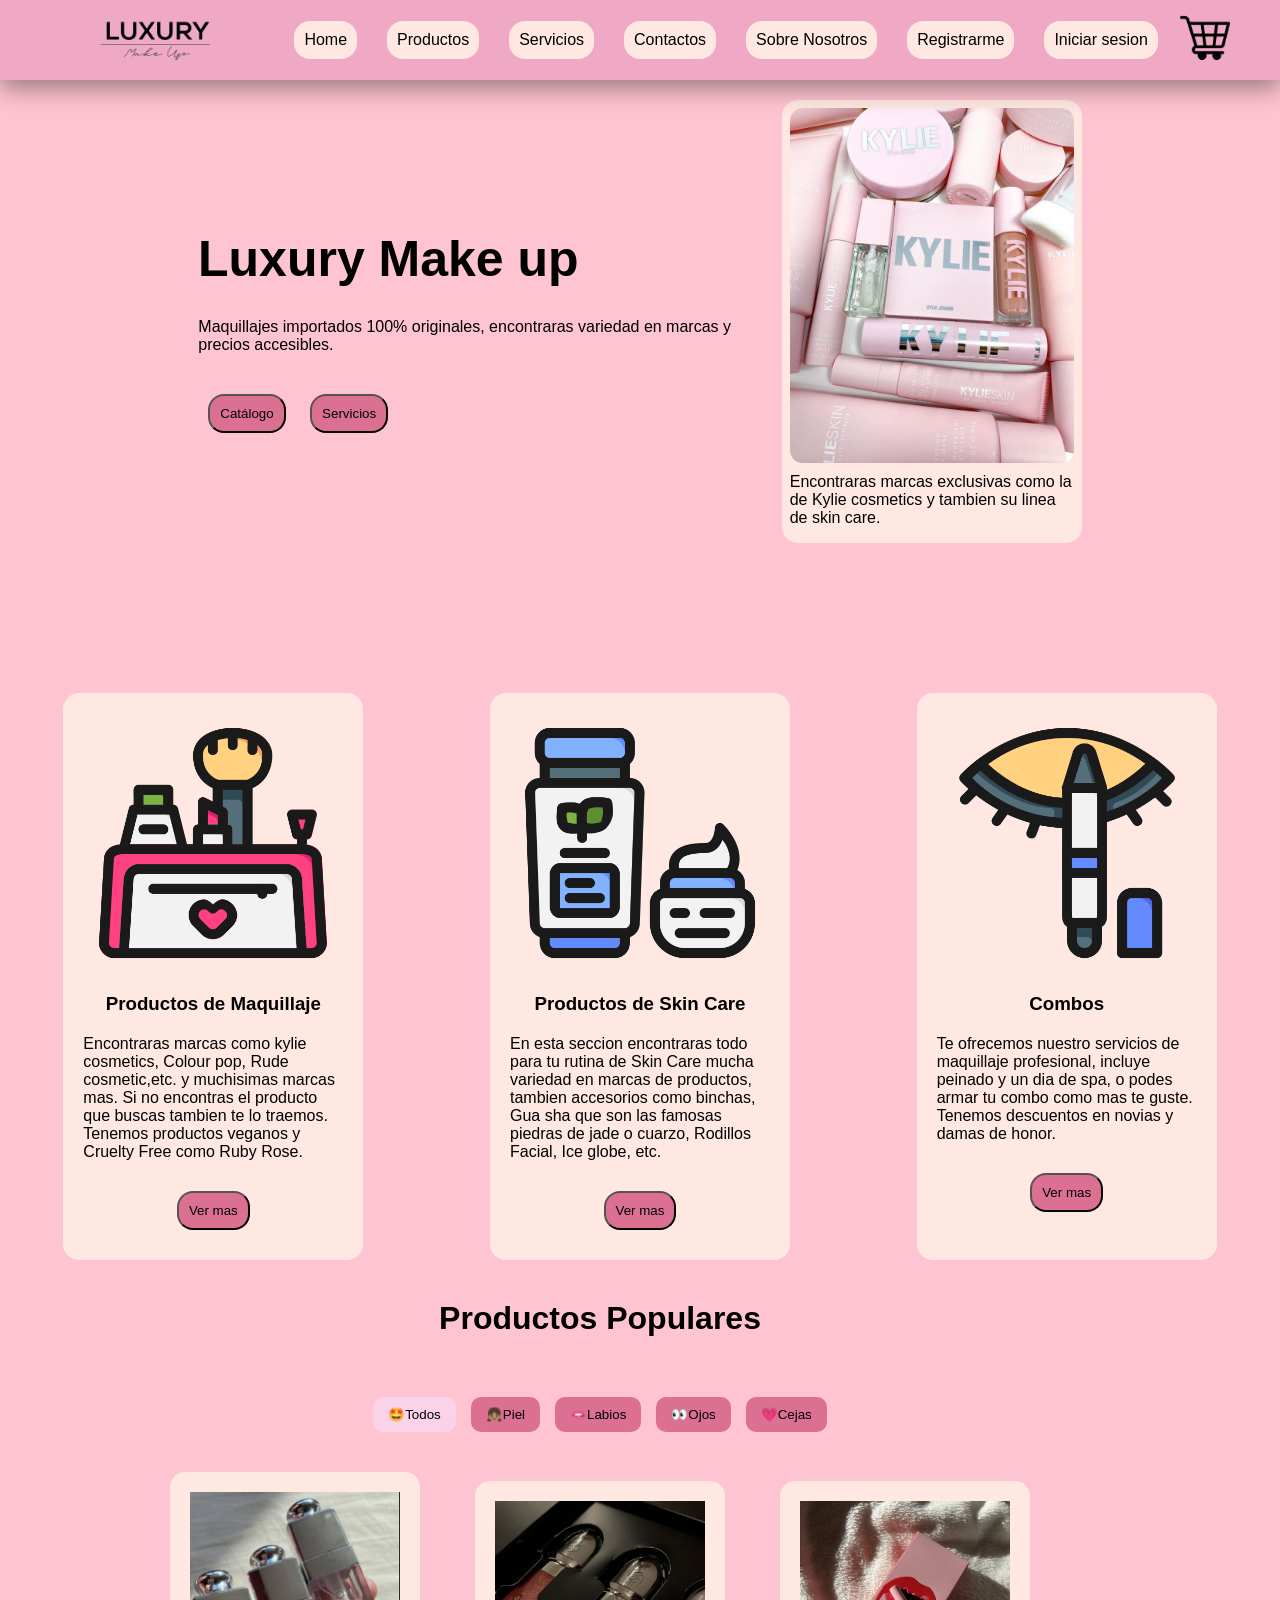
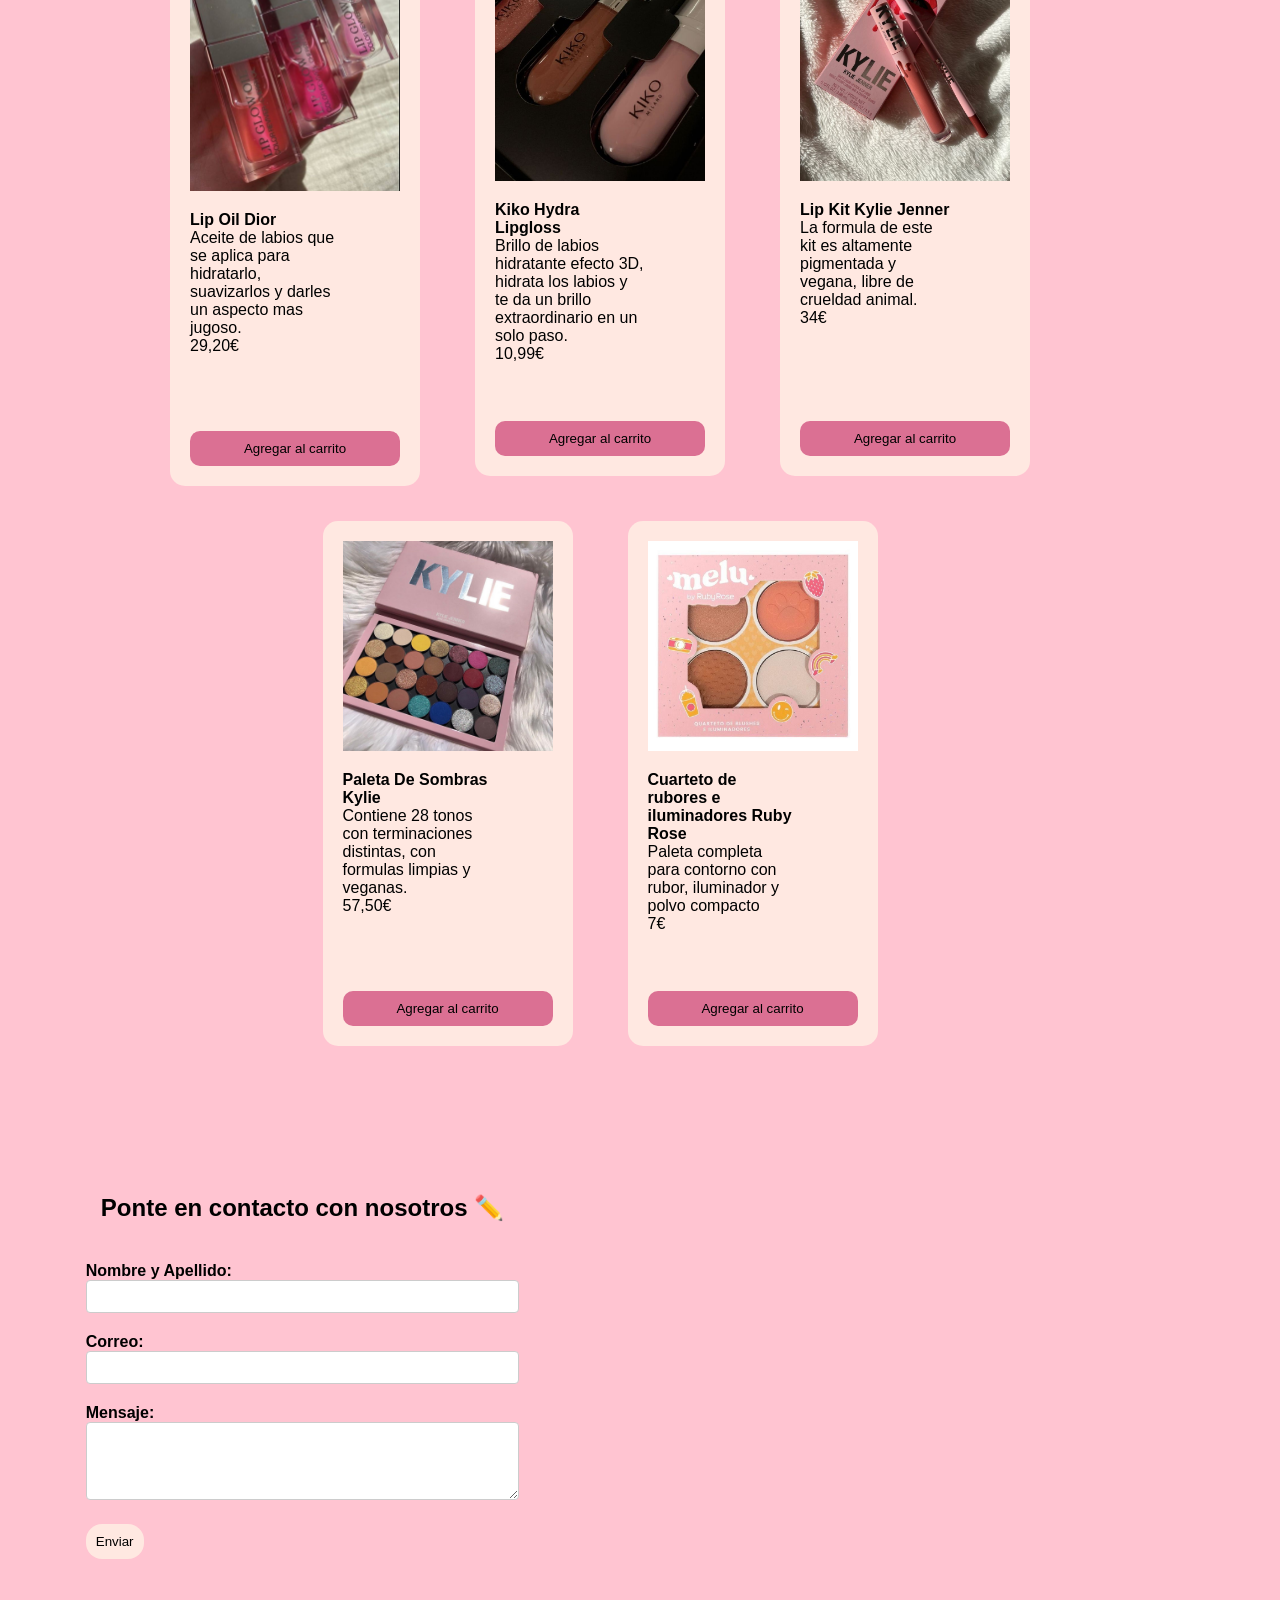
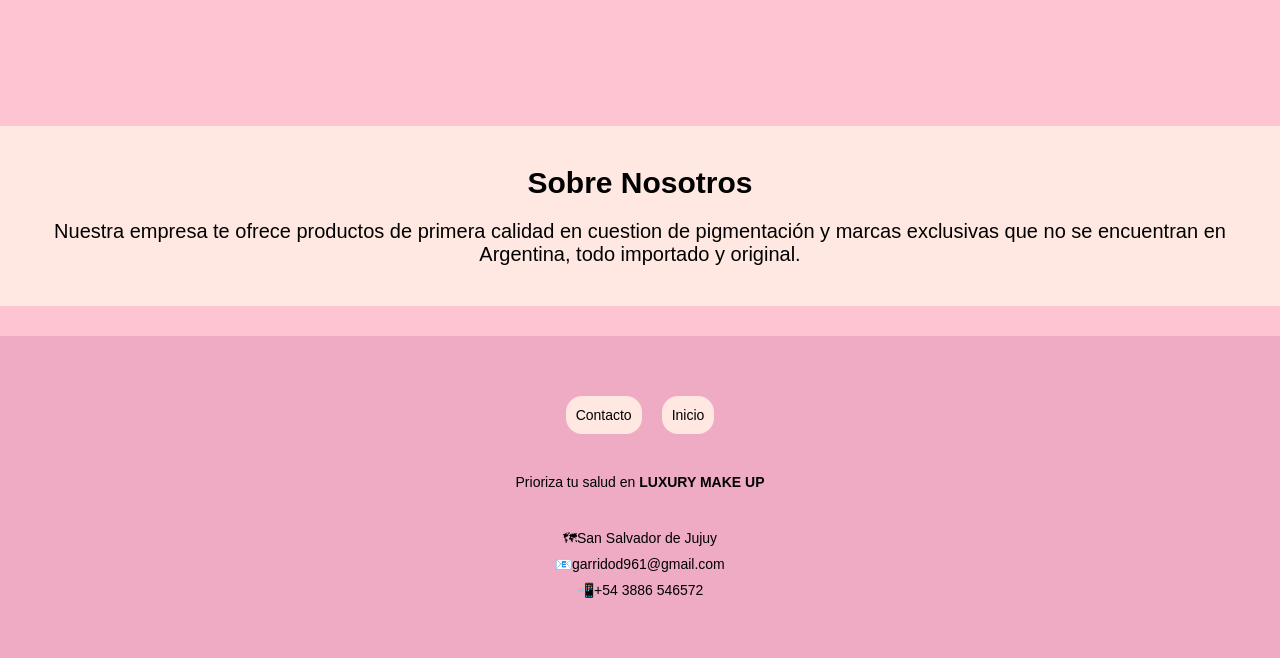
<file: index.html>
<!DOCTYPE html>
<html lang="en">
<head>
    <meta charset="UTF-8">
    <meta http-equiv="X-UA-Compatible" content="IE=edge">
    <meta name="viewport" content="width=device-width, initial-scale=1.0">
    <link rel="stylesheet" href="https://cdnjs.cloudflare.com/ajax/libs/font-awesome/6.4.0/css/all.min.css">
    <link rel="stylesheet" href="https://cdnjs.cloudflare.com/ajax/libs/animate.css/4.1.1/animate.min.css"/>
    <link rel="stylesheet" href="./style/style.css">
    <link rel="icon" href="./img/L.png" type="logo">

    <title>Luxury Make Up</title>
</head>
<body>
    <header class="header">
            
        <nav class="navbar">
            
            <img class="logo" src="./img/logo_garrido.png" alt="logo">
            
            <label for="toggle-menu" class="menu-label"><i class="fa-solid fa-bars"></i></label>
            <input type="checkbox" id="toggle-menu">
        
        <ul class="listas">
            <li class="hover"> <a href="#inicio">Home</a> </li>
            <li class="hover"> <a href="#products">Productos</a> </li>
            <li class="hover"> <a href="#description">Servicios</a> </li>
            <li class="hover"> <a href="#contact">Contactos</a> </li>
            <li class="hover"><a href="#About-us">Sobre Nosotros</a> </li>
            <li class="hover"><a href="./registro.html">Registrarme</a> </li>
            <li class="hover"><a href="./login.html">Iniciar sesion</a> </li>
        </ul>
        

            <label for="cart-toggle" class="cart-label">
            <img class="carrito-img carrito-contenedor" src="./img/carretilla (1).png" alt="Carro">
            </label>
            <input type="checkbox" id="cart-toggle">
        

        <div class="cart" id="cart">

            <h2>Tus Productos</h2>
            <div class="cart-item">
                <img src="./img/💕Dior Lip Oil💋.jpg" alt="imagen del carro">
                <div class="cart-info">
                    <h3 class="item-tittle">Lip Oil Dior</h3>
                    <p class="item-bid">Aceite de Labios</p>
                    <span class="item-price">29,20€</span>
                </div>
                <div class="item-handler">
                    <span class="Quantity-handler down">-</span>
                    <span class="item-quantity">1</span>
                    <span class="Quantity-handler up">+</span>
                </div>
            </div>

        <div class="cart-item">
            <img src="./img/descarga (1).jpg" alt="imagen del carro">
            <div class="cart-info">
                <h3 class="item-tittle">Kiko Lipgloss</h3>
                <p class="item-bid">Brillos de labios</p>
                <span class="item-price">10,99€</span>
            </div>
         <div class="item-handler">
            <span class="Quantity-handler down">-</span>
            <span class="item-quantity">1</span>
            <span class="Quantity-handler up">+</span>
         </div>
        </div>

        <div class="cart-item">
            <img src="./img/descarga (2).jpg" alt="imagen del carro">
            <div class="cart-info">
                <h3 class="item-tittle">Lip Kit kylie</h3>
                <p class="item-bid">Kit de labios mate</p>
                <span class="item-price">34€</span>
            </div>
         <div class="item-handler">
            <span class="Quantity-handler down">-</span>
            <span class="item-quantity">1</span>
            <span class="Quantity-handler up">+</span>
         </div>
        </div>

        <div class="cart-item">
            <img src="./img/descarga (3).jpg" alt="imagen del carro">
            <div class="cart-info">
                <h3 class="item-tittle">Paleta Kylie</h3>
                <p class="item-bid">Paleta de sombras</p>
                <span class="item-price">57,50€</span>
            </div>
         <div class="item-handler">
            <span class="Quantity-handler down">-</span>
            <span class="item-quantity">1</span>
            <span class="Quantity-handler up">+</span>
         </div>
        </div>

        <div class="cart-item">
            <img src="./img/Quarteto de Blush e Iluminador Melu by Ruby Rose ref_RR7532.jpg" alt="imagen del carro">
            <div class="cart-info">
                <h3 class="item-tittle">Quarteto Ruby Rose</h3>
                <p class="item-bid">Iluminador, blush, contorno y polvo</p>
                <span class="item-price">7€</span>
            </div>
         <div class="item-handler">
            <span class="Quantity-handler down">-</span>
            <span class="item-quantity">1</span>
            <span class="Quantity-handler up">+</span>
         </div>
        </div>

       <span class="divider"></span>
       <div class="cart-total">
        <p>Total</p>
        <span>138,69€</span>
       </div>
       <button class="btn-add">Comprar</button>
         

        </div>
        </nav>
    </header>



    <main>
        <div class="container" id="inicio">
            
            
            <div class="texto_portada">
                <h1 class="animate__animated animate__bounce">Luxury Make up</h1>
                <p>Maquillajes importados 100% originales, encontraras variedad en marcas y precios accesibles.</p>
                <div class="boton">
                    <button>Catálogo</button>
                    <button>Servicios</button>
                </div>
            </div>


            <div class="card">
                <img src="./img/WhatsApp Image 2023-05-02 at 18.54.03.jpeg" alt="kylie" class="card__img">
                <div class="card__info">
                    <div class="user__text">
                        <p>Encontraras marcas exclusivas como la de Kylie cosmetics y tambien su linea de skin care.</p>
                    </div>
            </div>

        </div>
    </main>
    <section id="description">
        <div class="description">
            <div class="detalles">
                <img src="./img/cosmetics_beauty_lipstick_pouch_makeup_icon_186818.png" alt="icono" class="cosmetics__img">
                <h3>Productos de Maquillaje</h3>
                <p>Encontraras marcas como kylie cosmetics, Colour pop, Rude cosmetic,etc. y muchisimas marcas mas. Si no encontras el producto que buscas tambien te lo traemos. Tenemos productos veganos y Cruelty Free como Ruby Rose.</p>
                <div class="boton">
                    <button>Ver mas</button>
                </div>
            </div>
            <div class="detalles">
                <img src="./img/skincare.png" alt="skincare" class="cosmetics__img">
                <h3>Productos de Skin Care</h3>
                <p>En esta seccion encontraras todo para tu rutina de Skin Care mucha variedad en marcas de productos, tambien accesorios como binchas, Gua sha que son las famosas piedras de jade o cuarzo, Rodillos Facial, Ice globe, etc.</p>
                <div class="boton">
                    <button>Ver mas</button>
                </div>
            </div>
            <div class="detalles">
                <img src="./img/eye_pencil_eyeliner_cosmetic_beauty_makeup_icon_186814.png" alt="servicios" class="cosmetics__img">
                <h3>Combos</h3>
                <p>Te ofrecemos nuestro servicios de maquillaje profesional, incluye peinado y un dia de spa, o podes armar tu combo como mas te guste. Tenemos descuentos en novias y damas de honor.</p>
                <div class="boton">
                    <button>Ver mas</button>
                </div>
            </div>
        </div>
        <section id="products">
            <h2>Productos Populares</h2>
            <div class="categorias">
                <button class="category active">🤩Todos</button>
                <button class="category">👧🏽Piel</button>
                <button class="category">🫦Labios</button>
                <button class="category">👀Ojos</button>
                <button class="category">💗Cejas</button>
            </div>
            <div class="products-container">
            <div class="product">
                <img src="./img/💕Dior Lip Oil💋.jpg" alt="">
                <div class="product-info">
                    <div class="product-top">
                        <h3>Lip Oil Dior</h3>
                        <p>Aceite de labios que se aplica para hidratarlo, suavizarlos y darles un aspecto mas jugoso.</p>
                        <p><span>29,20€</span></p>
                    </div>
                    <button class="btn-add">Agregar al carrito</button>
                </div>
            </div>

            <div class="product">
                <img src="./img/descarga (1).jpg" alt="">
                <div class="product-info">
                    <div class="product-top">
                        <h3>Kiko Hydra Lipgloss</h3>
                        <p>Brillo de labios hidratante efecto 3D, hidrata los labios y te da un brillo extraordinario en un solo paso.</p>
                        <p><span>10,99€</span></p>
                    </div>
                    <button class="btn-add">Agregar al carrito</button>
                </div>
            </div>

            <div class="product">
                <img src="./img/descarga (2).jpg" alt="">
                <div class="product-info">
                    <div class="product-top">
                        <h3>Lip Kit Kylie Jenner</h3>
                        <p>La formula de este kit es altamente pigmentada y vegana, libre de crueldad animal.</p>
                        <p><span>34€</span></p>
                    </div>
                    <button class="btn-add">Agregar al carrito</button>
                </div>
            </div>

            <div class="product">
                <img src="./img/descarga (3).jpg" alt="">
                <div class="product-info">
                    <div class="product-top">
                        <h3>Paleta De Sombras Kylie</h3>
                        <p>Contiene 28 tonos con terminaciones distintas, con formulas limpias y veganas.</p>
                        <p><span>57,50€</span></p>
                    </div>
                    <button class="btn-add">Agregar al carrito</button>
                </div>
            </div>

            <div class="product">
                <img src="./img/Quarteto de Blush e Iluminador Melu by Ruby Rose ref_RR7532.jpg" alt="">
                <div class="product-info">
                    <div class="product-top">
                        <h3>Cuarteto de rubores e iluminadores Ruby Rose</h3>
                        <p>Paleta completa para contorno con rubor, iluminador y polvo compacto</p>
                        <p><span>7€</span></p>
                    </div>
                    <button class="btn-add">Agregar al carrito</button>
                </div>
            </div>
            
        </div>
        </section>

    </section>
    <section id="contact">
        <div class="contenedor_map_contact">

            <div class="contact" >
                <h2 class="animate__animated animate__backInLeft">
                    Ponte en contacto con nosotros ✏️
                </h2>

                <!-- formulario -->
                <form>
                    <div class="form-group">
                      <label for="nombre">Nombre y Apellido:</label>
                      <input type="text" id="nombre" name="nombre" required>
                    </div>
                    
                    <div class="form-group">
                      <label for="correo">Correo:</label>
                      <input type="email" id="correo" name="correo" required>
                    </div>
                    <div class="form-group">
                      <label for="mensaje">Mensaje:</label>
                      <textarea id="mensaje" name="mensaje" rows="4" cols="50" required></textarea>
                    </div>
                    <div class="form-group">
                      <input class="hover" type="submit" value="Enviar">
                    </div>
                  </form>

            </div>
            <div class="map">
                <iframe src="https://www.google.com/maps/embed?pb=!1m18!1m12!1m3!1d3639.513597661691!2d-65.30567942368724!3d-24.18878558494398!2m3!1f0!2f0!3f0!3m2!1i1024!2i768!4f13.1!3m3!1m2!1s0x941b0f441ab962af%3A0xa758bfd511f1fac9!2sMonoblock%20H!5e0!3m2!1ses!2sar!4v1684085386423!5m2!1ses!2sar" width="600" height="450" style="border:0;" allowfullscreen="" loading="lazy" referrerpolicy="no-referrer-when-downgrade"></iframe>
            </div>

        </div>

        <section id="About-us">
            <div class="About-us" >
                <h2>Sobre Nosotros</h2>
            <p>Nuestra empresa te ofrece productos de primera calidad en cuestion de pigmentación y marcas exclusivas que no se encuentran en Argentina, todo importado y original.</p>
        </div>
        </section>
            
    </section>
    <footer>
        <div>
            <ul class="footer-links">
                <li class="hover"><a href="#contact">Contacto</a></li>
                <li class="hover"><a href="#inicio">Inicio</a></li>
            </ul>
        </div>
        <p>Prioriza tu salud en <span>LUXURY MAKE UP</span></p>
        <div class="mi-info">
        <p class="animate__animated animate__backInLeft">🗺San Salvador de Jujuy</p>
        <p class="animate__animated animate__backInLeft">📧garridod961@gmail.com</p>
        <p class="animate__animated animate__backInLeft">📲+54 3886 546572</p>
        </div>

    </footer>
</body>
</html>
</file>
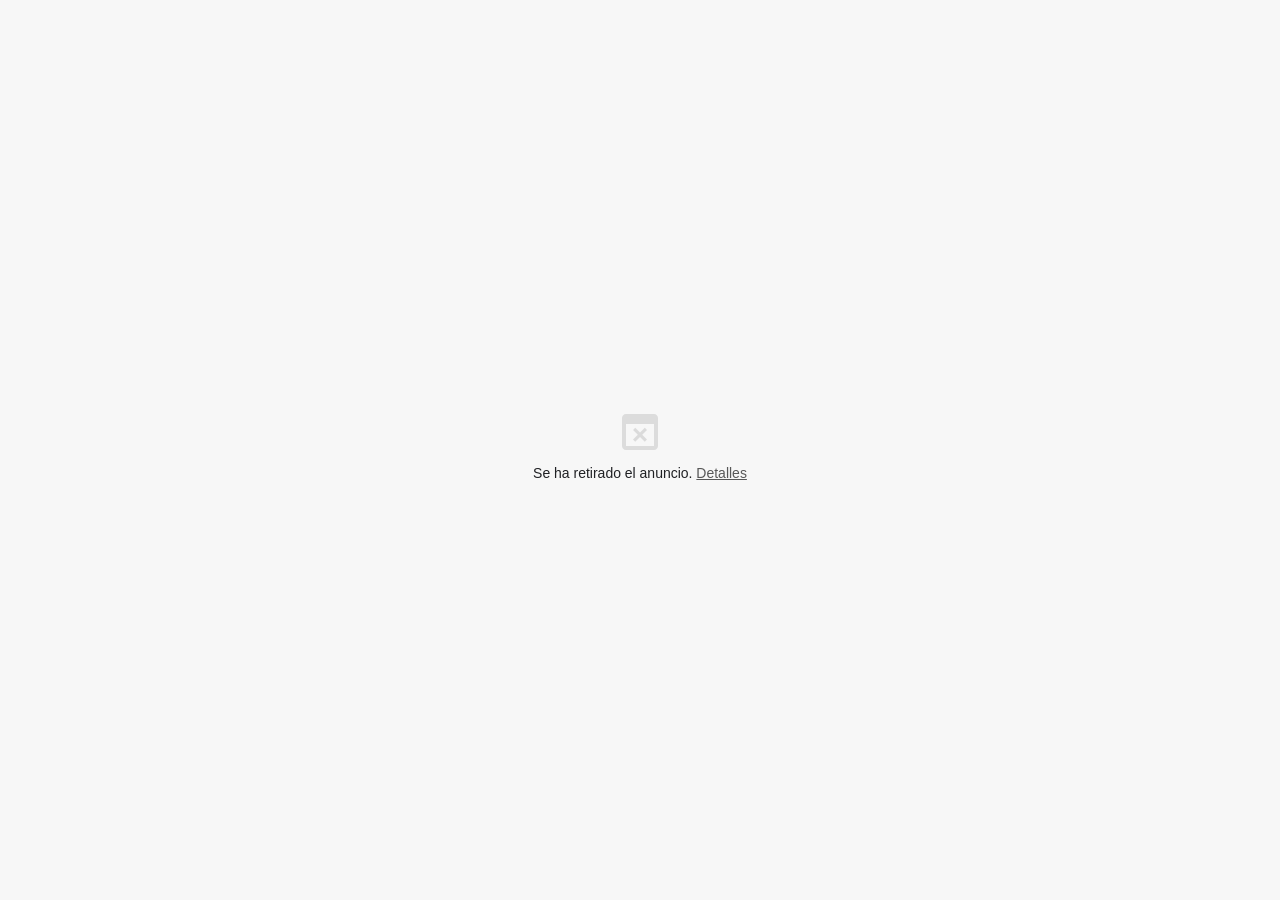
<file: img/Iconos Carrito de compras gratis - Flaticon_files/async_usersync.html>
<!DOCTYPE html>
<!-- saved from url=(0029)chrome-error://chromewebdata/ -->
<html dir="ltr" lang="es"><head><meta http-equiv="Content-Type" content="text/html; charset=UTF-8">
  
  <meta name="viewport" content="initial-scale=1, minimum-scale=1, width=device-width">
  <meta http-equiv="Content-Security-Policy" content="require-trusted-types-for &#39;script&#39;; trusted-types jstemplate;">
  <title></title>
  <style>/* Copyright 2017 The Chromium Authors
 * Use of this source code is governed by a BSD-style license that can be
 * found in the LICENSE file. */

a {
  color: var(--link-color);
}

body {
  --background-color: #fff;
  --error-code-color: var(--google-gray-700);
  --google-blue-100: rgb(210, 227, 252);
  --google-blue-300: rgb(138, 180, 248);
  --google-blue-600: rgb(26, 115, 232);
  --google-blue-700: rgb(25, 103, 210);
  --google-gray-100: rgb(241, 243, 244);
  --google-gray-300: rgb(218, 220, 224);
  --google-gray-500: rgb(154, 160, 166);
  --google-gray-50: rgb(248, 249, 250);
  --google-gray-600: rgb(128, 134, 139);
  --google-gray-700: rgb(95, 99, 104);
  --google-gray-800: rgb(60, 64, 67);
  --google-gray-900: rgb(32, 33, 36);
  --heading-color: var(--google-gray-900);
  --link-color: rgb(88, 88, 88);
  --popup-container-background-color: rgba(0,0,0,.65);
  --primary-button-fill-color-active: var(--google-blue-700);
  --primary-button-fill-color: var(--google-blue-600);
  --primary-button-text-color: #fff;
  --quiet-background-color: rgb(247, 247, 247);
  --secondary-button-border-color: var(--google-gray-500);
  --secondary-button-fill-color: #fff;
  --secondary-button-hover-border-color: var(--google-gray-600);
  --secondary-button-hover-fill-color: var(--google-gray-50);
  --secondary-button-text-color: var(--google-gray-700);
  --small-link-color: var(--google-gray-700);
  --text-color: var(--google-gray-700);
  background: var(--background-color);
  color: var(--text-color);
  word-wrap: break-word;
}

.nav-wrapper .secondary-button {
  background: var(--secondary-button-fill-color);
  border: 1px solid var(--secondary-button-border-color);
  color: var(--secondary-button-text-color);
  float: none;
  margin: 0;
  padding: 8px 16px;
}

.hidden {
  display: none;
}

html {
  -webkit-text-size-adjust: 100%;
  font-size: 125%;
}

.icon {
  background-repeat: no-repeat;
  background-size: 100%;
}

@media (prefers-color-scheme: dark) {
  body {
    --background-color: var(--google-gray-900);
    --error-code-color: var(--google-gray-500);
    --heading-color: var(--google-gray-500);
    --link-color: var(--google-blue-300);
    --primary-button-fill-color-active: rgb(129, 162, 208);
    --primary-button-fill-color: var(--google-blue-300);
    --primary-button-text-color: var(--google-gray-900);
    --quiet-background-color: var(--background-color);
    --secondary-button-border-color: var(--google-gray-700);
    --secondary-button-fill-color: var(--google-gray-900);
    --secondary-button-hover-fill-color: rgb(48, 51, 57);
    --secondary-button-text-color: var(--google-blue-300);
    --small-link-color: var(--google-blue-300);
    --text-color: var(--google-gray-500);
  }
}
</style>
  <style>/* Copyright 2017 The Chromium Authors
 * Use of this source code is governed by a BSD-style license that can be
 * found in the LICENSE file. */

body {
  background-color: var(--quiet-background-color);
  margin: 0;
}

#details {
  box-sizing: border-box;
  color: var(--text-color);
  font-family: Roboto-Regular, sans-serif;
  font-size: 0.93333em;
  height: auto;
  line-height: 1.48em;
  margin: 0;
  opacity: 1;
  transition: opacity 250ms cubic-bezier(0.4, 0, 0.2, 1);
}

#details.hidden {
  display: block;
  height: 0;
  opacity: 0;
  overflow: hidden;
  padding-bottom: 0;
  transition: none;

}

#details-link {
  color: var(--link-color);
  text-decoration: underline;
  text-transform: none;
}

h1 {
  color: var(--heading-color);
  font-family: Roboto-Regular, sans-serif;
  font-size: 0.93333em;
  font-weight: normal;
  line-height: 1.4em;
  margin: 8px 0 8px;
}

.giant .icon {
  bottom: 0;
  left: 0;
  margin: auto;
  position: fixed;
  right: 0;
  top: 0;
}

.giant #details,
.giant #main-message {
  display: none;
}

.icon {
  background-image: url([data-uri]);
  background-position: center;
  height: 20vh;
  margin: 0 auto;
  max-height: 48px;
  max-width: 48px;
  min-height: 18px;
  min-width: 18px;
  opacity: .54;
  width: 20vh;
}

.heavy-ad .icon {
  background-image: url([data-uri]);
}

.interstitial-wrapper {
  align-items: center;
  box-sizing: border-box;
  display: flex;
  flex-direction: column;
  height: 100vh;
  justify-content: center;
  line-height: 1.6em;
  margin: 0 auto;
  max-width: 480px;
  padding: 16px;
  width: 100%;
}

#main-content {
  align-self: auto;
  flex: 0 1 auto;
  text-align: center;
}

@media (max-height:2em),
       (max-width:2em) {
  .icon {
    display: none;
  }
}

@media (min-height:25em) and (min-width:37.5em),
       (min-height:37.5em) and (min-width:25em) {
  .interstitial-wrapper {
    padding: 48px;
  }
}

/* Views that don't fit the details text. */
@media (max-height:11.25em) and (max-width:18.75em),
       (max-height:18.75em) and (max-width:11.25em),
       (max-height:5em),
       (max-width:5em) {
  .icon {
    max-height: 24px;
    max-width: 24px;
  }

  #details,
  #main-message {
    display: none;
  }
}

@media (prefers-color-scheme: dark) {
  .dark-mode-available .icon {
    filter: invert(1);
  }
}
</style>
  <script>// Copyright 2017 The Chromium Authors
// Use of this source code is governed by a BSD-style license that can be
// found in the LICENSE file.

// This is the shared code for security interstitials. It is used for both SSL
// interstitials and Safe Browsing interstitials.

/**
 * @typedef {{
 *   dontProceed: function(),
 *   proceed: function(),
 *   showMoreSection: function(),
 *   openHelpCenter: function(),
 *   openDiagnostic: function(),
 *   reload: function(),
 *   openDateSettings: function(),
 *   openLogin: function(),
 *   doReport: function(),
 *   dontReport: function(),
 *   openReportingPrivacy: function(),
 *   openWhitepaper: function(),
 *   reportPhishingError: function(),
 * }}
 */
// eslint-disable-next-line no-var
var certificateErrorPageController;

// Should match security_interstitials::SecurityInterstitialCommand
/** @enum {number} */
const SecurityInterstitialCommandId = {
  CMD_DONT_PROCEED: 0,
  CMD_PROCEED: 1,
  // Ways for user to get more information
  CMD_SHOW_MORE_SECTION: 2,
  CMD_OPEN_HELP_CENTER: 3,
  CMD_OPEN_DIAGNOSTIC: 4,
  // Primary button actions
  CMD_RELOAD: 5,
  CMD_OPEN_DATE_SETTINGS: 6,
  CMD_OPEN_LOGIN: 7,
  // Safe Browsing Extended Reporting
  CMD_DO_REPORT: 8,
  CMD_DONT_REPORT: 9,
  CMD_OPEN_REPORTING_PRIVACY: 10,
  CMD_OPEN_WHITEPAPER: 11,
  // Report a phishing error.
  CMD_REPORT_PHISHING_ERROR: 12,
  // Open enhanced protection settings.
  CMD_OPEN_ENHANCED_PROTECTION_SETTINGS: 13,
};

const HIDDEN_CLASS = 'hidden';

/**
 * A convenience method for sending commands to the parent page.
 * @param {SecurityInterstitialCommandId} cmd  The command to send.
 */
function sendCommand(cmd) {
  if (window.certificateErrorPageController) {
    switch (cmd) {
      case SecurityInterstitialCommandId.CMD_DONT_PROCEED:
        certificateErrorPageController.dontProceed();
        break;
      case SecurityInterstitialCommandId.CMD_PROCEED:
        certificateErrorPageController.proceed();
        break;
      case SecurityInterstitialCommandId.CMD_SHOW_MORE_SECTION:
        certificateErrorPageController.showMoreSection();
        break;
      case SecurityInterstitialCommandId.CMD_OPEN_HELP_CENTER:
        certificateErrorPageController.openHelpCenter();
        break;
      case SecurityInterstitialCommandId.CMD_OPEN_DIAGNOSTIC:
        certificateErrorPageController.openDiagnostic();
        break;
      case SecurityInterstitialCommandId.CMD_RELOAD:
        certificateErrorPageController.reload();
        break;
      case SecurityInterstitialCommandId.CMD_OPEN_DATE_SETTINGS:
        certificateErrorPageController.openDateSettings();
        break;
      case SecurityInterstitialCommandId.CMD_OPEN_LOGIN:
        certificateErrorPageController.openLogin();
        break;
      case SecurityInterstitialCommandId.CMD_DO_REPORT:
        certificateErrorPageController.doReport();
        break;
      case SecurityInterstitialCommandId.CMD_DONT_REPORT:
        certificateErrorPageController.dontReport();
        break;
      case SecurityInterstitialCommandId.CMD_OPEN_REPORTING_PRIVACY:
        certificateErrorPageController.openReportingPrivacy();
        break;
      case SecurityInterstitialCommandId.CMD_OPEN_WHITEPAPER:
        certificateErrorPageController.openWhitepaper();
        break;
      case SecurityInterstitialCommandId.CMD_REPORT_PHISHING_ERROR:
        certificateErrorPageController.reportPhishingError();
        break;
      case SecurityInterstitialCommandId.CMD_OPEN_ENHANCED_PROTECTION_SETTINGS:
        certificateErrorPageController.openEnhancedProtectionSettings();
        break;
    }
    return;
  }
  // 
  window.domAutomationController.send(cmd);
  // 
  // 
}

/**
 * Call this to stop clicks on <a href="#"> links from scrolling to the top of
 * the page (and possibly showing a # in the link).
 */
function preventDefaultOnPoundLinkClicks() {
  const anchors = document.body.querySelectorAll('a[href="#"]');
  for (const anchor of anchors) {
    anchor.addEventListener('click', e => e.preventDefault());
  }
}

// 

// 
</script>
  <script>// Copyright 2017 The Chromium Authors
// Use of this source code is governed by a BSD-style license that can be
// found in the LICENSE file.

/**
 * Restores the interstitial content to the initial state if the window size
 * switches to a small view.
 */
function onResize() {
  const mediaQuery = '(max-height:11.25em) and (max-width:18.75em),' +
       '(max-height:18.75em) and (max-width:11.25em),' +
       '(max-height:5em), (max-width:5em)';

  // Check for change in window size.
  if (window.matchMedia(mediaQuery).matches) {
    const hiddenDetails =
        document.querySelector('#details').classList.add(HIDDEN_CLASS);
    document.querySelector('#main-content').classList.remove(HIDDEN_CLASS);
    document.querySelector('#icon').setAttribute(
        'aria-label', loadTimeData.getString('heading'));
  } else {
    document.querySelector('#icon').removeAttribute('aria-label');
  }
}

function initPage() {
  const isGiantWebView = loadTimeData.getBoolean('is_giant');
  const interstitialType = loadTimeData.getString('type');
  const safebrowsing = interstitialType === 'SAFEBROWSING';
  const heavyAd = interstitialType === 'HEAVYAD';

  document.body.className = isGiantWebView ? 'giant' : '';

  if (heavyAd) {
    document.body.classList.add('heavy-ad');
  }

  preventDefaultOnPoundLinkClicks();

  document.querySelector('#details-link')
      .addEventListener('click', function(event) {
        const hiddenDetails =
            document.querySelector('#details').classList.toggle(HIDDEN_CLASS);
        document.querySelector('#main-content')
            .classList.toggle(HIDDEN_CLASS, !hiddenDetails);
      });

  if (safebrowsing) {
    document.querySelector('#proceed-link')
        .addEventListener('click', function(event) {
          sendCommand(SecurityInterstitialCommandId.CMD_PROCEED);
        });
  }

  window.addEventListener('resize', onResize);
}

document.addEventListener('DOMContentLoaded', initPage);
</script>
</head>
<body id="body" marginwidth="0" marginheight="0" jstcache="0" class="heavy-ad">
  <div class="interstitial-wrapper" jstcache="0">
    <div id="main-content" jstcache="0">
      <div id="icon" class="icon" jstcache="0"></div>
      <div id="main-message" jstcache="0">
        <h1 jstcache="0">
          <span jstcache="0">Se ha retirado el anuncio.</span>
          <a href="chrome-error://chromewebdata/#" id="details-link" jstcache="0">Detalles</a>
        </h1>
      </div>
    </div>
    <div id="details" class="hidden" jstcache="0">
      <p jstcache="0">
        Chrome ha retirado este anuncio porque consumía demasiados recursos de tu dispositivo.
      </p>
    </div>
  </div>


<script jstcache="0">(function(){function l(a,b,c){return Function.prototype.call.apply(Array.prototype.slice,arguments)}function m(a,b,c){var e=l(arguments,2);return function(){return b.apply(a,e)}}function n(a,b){var c=new p(b);for(c.h=[a];c.h.length;){var e=c,d=c.h.shift();e.i(d);for(d=d.firstChild;d;d=d.nextSibling)1==d.nodeType&&e.h.push(d)}}function p(a){this.i=a}function q(a){a.style.display=""}function r(a){a.style.display="none"};var t=/\s*;\s*/;function u(a,b){this.l.apply(this,arguments)}u.prototype.l=function(a,b){this.a||(this.a={});if(b){var c=this.a,e=b.a;for(d in e)c[d]=e[d]}else{var d=this.a;e=v;for(c in e)d[c]=e[c]}this.a.$this=a;this.a.$context=this;this.f="undefined"!=typeof a&&null!=a?a:"";b||(this.a.$top=this.f)};var v={$default:null},w=[];function x(a){for(var b in a.a)delete a.a[b];a.f=null;w.push(a)}function y(a,b,c){try{return b.call(c,a.a,a.f)}catch(e){return v.$default}}
u.prototype.clone=function(a,b,c){if(0<w.length){var e=w.pop();u.call(e,a,this);a=e}else a=new u(a,this);a.a.$index=b;a.a.$count=c;return a};var z;window.trustedTypes&&(z=trustedTypes.createPolicy("jstemplate",{createScript:function(a){return a}}));var A={};function B(a){if(!A[a])try{var b="(function(a_, b_) { with (a_) with (b_) return "+a+" })",c=window.trustedTypes?z.createScript(b):b;A[a]=window.eval(c)}catch(e){}return A[a]}
function E(a){var b=[];a=a.split(t);for(var c=0,e=a.length;c<e;++c){var d=a[c].indexOf(":");if(!(0>d)){var g=a[c].substr(0,d).replace(/^\s+/,"").replace(/\s+$/,"");d=B(a[c].substr(d+1));b.push(g,d)}}return b};function F(){}var G=0,H={0:{}},I={},J={},K=[];function L(a){a.__jstcache||n(a,function(b){M(b)})}var N=[["jsselect",B],["jsdisplay",B],["jsvalues",E],["jsvars",E],["jseval",function(a){var b=[];a=a.split(t);for(var c=0,e=a.length;c<e;++c)if(a[c]){var d=B(a[c]);b.push(d)}return b}],["transclude",function(a){return a}],["jscontent",B],["jsskip",B]];
function M(a){if(a.__jstcache)return a.__jstcache;var b=a.getAttribute("jstcache");if(null!=b)return a.__jstcache=H[b];b=K.length=0;for(var c=N.length;b<c;++b){var e=N[b][0],d=a.getAttribute(e);J[e]=d;null!=d&&K.push(e+"="+d)}if(0==K.length)return a.setAttribute("jstcache","0"),a.__jstcache=H[0];var g=K.join("&");if(b=I[g])return a.setAttribute("jstcache",b),a.__jstcache=H[b];var h={};b=0;for(c=N.length;b<c;++b){d=N[b];e=d[0];var f=d[1];d=J[e];null!=d&&(h[e]=f(d))}b=""+ ++G;a.setAttribute("jstcache",
b);H[b]=h;I[g]=b;return a.__jstcache=h}function P(a,b){a.j.push(b);a.o.push(0)}function Q(a){return a.c.length?a.c.pop():[]}
F.prototype.g=function(a,b){var c=R(b),e=c.transclude;if(e)(c=S(e))?(b.parentNode.replaceChild(c,b),e=Q(this),e.push(this.g,a,c),P(this,e)):b.parentNode.removeChild(b);else if(c=c.jsselect){c=y(a,c,b);var d=b.getAttribute("jsinstance");var g=!1;d&&("*"==d.charAt(0)?(d=parseInt(d.substr(1),10),g=!0):d=parseInt(d,10));var h=null!=c&&"object"==typeof c&&"number"==typeof c.length;e=h?c.length:1;var f=h&&0==e;if(h)if(f)d?b.parentNode.removeChild(b):(b.setAttribute("jsinstance","*0"),r(b));else if(q(b),
null===d||""===d||g&&d<e-1){g=Q(this);d=d||0;for(h=e-1;d<h;++d){var k=b.cloneNode(!0);b.parentNode.insertBefore(k,b);T(k,c,d);f=a.clone(c[d],d,e);g.push(this.b,f,k,x,f,null)}T(b,c,d);f=a.clone(c[d],d,e);g.push(this.b,f,b,x,f,null);P(this,g)}else d<e?(g=c[d],T(b,c,d),f=a.clone(g,d,e),g=Q(this),g.push(this.b,f,b,x,f,null),P(this,g)):b.parentNode.removeChild(b);else null==c?r(b):(q(b),f=a.clone(c,0,1),g=Q(this),g.push(this.b,f,b,x,f,null),P(this,g))}else this.b(a,b)};
F.prototype.b=function(a,b){var c=R(b),e=c.jsdisplay;if(e){if(!y(a,e,b)){r(b);return}q(b)}if(e=c.jsvars)for(var d=0,g=e.length;d<g;d+=2){var h=e[d],f=y(a,e[d+1],b);a.a[h]=f}if(e=c.jsvalues)for(d=0,g=e.length;d<g;d+=2)if(f=e[d],h=y(a,e[d+1],b),"$"==f.charAt(0))a.a[f]=h;else if("."==f.charAt(0)){f=f.substr(1).split(".");for(var k=b,O=f.length,C=0,U=O-1;C<U;++C){var D=f[C];k[D]||(k[D]={});k=k[D]}k[f[O-1]]=h}else f&&("boolean"==typeof h?h?b.setAttribute(f,f):b.removeAttribute(f):b.setAttribute(f,""+h));
if(e=c.jseval)for(d=0,g=e.length;d<g;++d)y(a,e[d],b);e=c.jsskip;if(!e||!y(a,e,b))if(c=c.jscontent){if(c=""+y(a,c,b),b.innerHTML!=c){for(;b.firstChild;)e=b.firstChild,e.parentNode.removeChild(e);b.appendChild(this.m.createTextNode(c))}}else{c=Q(this);for(e=b.firstChild;e;e=e.nextSibling)1==e.nodeType&&c.push(this.g,a,e);c.length&&P(this,c)}};function R(a){if(a.__jstcache)return a.__jstcache;var b=a.getAttribute("jstcache");return b?a.__jstcache=H[b]:M(a)}
function S(a,b){var c=document;if(b){var e=c.getElementById(a);if(!e){e=b();var d=c.getElementById("jsts");d||(d=c.createElement("div"),d.id="jsts",r(d),d.style.position="absolute",c.body.appendChild(d));var g=c.createElement("div");d.appendChild(g);g.innerHTML=e;e=c.getElementById(a)}c=e}else c=c.getElementById(a);return c?(L(c),c=c.cloneNode(!0),c.removeAttribute("id"),c):null}function T(a,b,c){c==b.length-1?a.setAttribute("jsinstance","*"+c):a.setAttribute("jsinstance",""+c)};window.jstGetTemplate=S;window.JsEvalContext=u;window.jstProcess=function(a,b){var c=new F;L(b);c.m=b?9==b.nodeType?b:b.ownerDocument||document:document;var e=m(c,c.g,a,b),d=c.j=[],g=c.o=[];c.c=[];e();for(var h,f,k;d.length;)h=d[d.length-1],e=g[g.length-1],e>=h.length?(e=c,f=d.pop(),f.length=0,e.c.push(f),g.pop()):(f=h[e++],k=h[e++],h=h[e++],g[g.length-1]=e,f.call(c,k,h))};
})()</script><script jstcache="0">"use strict";
// Copyright 2012 The Chromium Authors
// Use of this source code is governed by a BSD-style license that can be
// found in the LICENSE file.
/**
 * @fileoverview
 * NOTE: This file is deprecated, and provides only the minimal LoadTimeData
 * functions for places in the code still not using JS modules. Use
 * load_time_data.ts in all new code.
 *
 * This file defines a singleton which provides access to all data
 * that is available as soon as the page's resources are loaded (before DOM
 * content has finished loading). This data includes both localized strings and
 * any data that is important to have ready from a very early stage (e.g. things
 * that must be displayed right away).
 *
 * Note that loadTimeData is not guaranteed to be consistent between page
 * refreshes (https://crbug.com/740629) and should not contain values that might
 * change if the page is re-opened later.
 */
/** @type {!LoadTimeData} */
// eslint-disable-next-line no-var
var loadTimeData;
class LoadTimeData {
    constructor() {
        /** @type {?Object} */
        this.data_ = null;
    }
    /**
     * Sets the backing object.
     *
     * Note that there is no getter for |data_| to discourage abuse of the form:
     *
     *     var value = loadTimeData.data()['key'];
     *
     * @param {Object} value The de-serialized page data.
     */
    set data(value) {
        expect(!this.data_, 'Re-setting data.');
        this.data_ = value;
    }
    /**
     * @param {string} id An ID of a value that might exist.
     * @return {boolean} True if |id| is a key in the dictionary.
     */
    valueExists(id) {
        return id in this.data_;
    }
    /**
     * Fetches a value, expecting that it exists.
     * @param {string} id The key that identifies the desired value.
     * @return {*} The corresponding value.
     */
    getValue(id) {
        expect(this.data_, 'No data. Did you remember to include strings.js?');
        const value = this.data_[id];
        expect(typeof value !== 'undefined', 'Could not find value for ' + id);
        return value;
    }
    /**
     * As above, but also makes sure that the value is a string.
     * @param {string} id The key that identifies the desired string.
     * @return {string} The corresponding string value.
     */
    getString(id) {
        const value = this.getValue(id);
        expectIsType(id, value, 'string');
        return /** @type {string} */ (value);
    }
    /**
     * Returns a formatted localized string where $1 to $9 are replaced by the
     * second to the tenth argument.
     * @param {string} id The ID of the string we want.
     * @param {...(string|number)} var_args The extra values to include in the
     *     formatted output.
     * @return {string} The formatted string.
     */
    getStringF(id, var_args) {
        const value = this.getString(id);
        if (!value) {
            return '';
        }
        const args = Array.prototype.slice.call(arguments);
        args[0] = value;
        return this.substituteString.apply(this, args);
    }
    /**
     * Returns a formatted localized string where $1 to $9 are replaced by the
     * second to the tenth argument. Any standalone $ signs must be escaped as
     * $$.
     * @param {string} label The label to substitute through.
     *     This is not an resource ID.
     * @param {...(string|number)} var_args The extra values to include in the
     *     formatted output.
     * @return {string} The formatted string.
     */
    substituteString(label, var_args) {
        const varArgs = arguments;
        return label.replace(/\$(.|$|\n)/g, function (m) {
            expect(m.match(/\$[$1-9]/), 'Unescaped $ found in localized string.');
            return m === '$$' ? '$' : varArgs[m[1]];
        });
    }
    /**
     * As above, but also makes sure that the value is a boolean.
     * @param {string} id The key that identifies the desired boolean.
     * @return {boolean} The corresponding boolean value.
     */
    getBoolean(id) {
        const value = this.getValue(id);
        expectIsType(id, value, 'boolean');
        return /** @type {boolean} */ (value);
    }
    /**
     * As above, but also makes sure that the value is an integer.
     * @param {string} id The key that identifies the desired number.
     * @return {number} The corresponding number value.
     */
    getInteger(id) {
        const value = this.getValue(id);
        expectIsType(id, value, 'number');
        expect(value === Math.floor(value), 'Number isn\'t integer: ' + value);
        return /** @type {number} */ (value);
    }
    /**
     * Override values in loadTimeData with the values found in |replacements|.
     * @param {Object} replacements The dictionary object of keys to replace.
     */
    overrideValues(replacements) {
        expect(typeof replacements === 'object', 'Replacements must be a dictionary object.');
        for (const key in replacements) {
            this.data_[key] = replacements[key];
        }
    }
}
/**
 * Checks condition, throws error message if expectation fails.
 * @param {*} condition The condition to check for truthiness.
 * @param {string} message The message to display if the check fails.
 */
function expect(condition, message) {
    if (!condition) {
        throw new Error('Unexpected condition on ' + document.location.href + ': ' + message);
    }
}
/**
 * Checks that the given value has the given type.
 * @param {string} id The id of the value (only used for error message).
 * @param {*} value The value to check the type on.
 * @param {string} type The type we expect |value| to be.
 */
function expectIsType(id, value, type) {
    expect(typeof value === type, '[' + value + '] (' + id + ') is not a ' + type);
}
expect(!loadTimeData, 'should only include this file once');
loadTimeData = new LoadTimeData();
// Expose |loadTimeData| directly on |window|, since within a JS module the
// scope is local and not all files have been updated to import the exported
// |loadTimeData| explicitly.
window.loadTimeData = loadTimeData;
console.warn('crbug/1173575, non-JS module files deprecated.');
</script><script jstcache="0">const pageData = {"explanationParagraph":"Chrome ha retirado este anuncio porque consumía demasiados recursos de tu dispositivo.","fontfamily":"'Segoe UI', Tahoma, sans-serif","fontsize":"75%","heading":"Se ha retirado el anuncio.","is_giant":false,"language":"es","openDetails":"Detalles","overridable":false,"tabTitle":"","textdirection":"ltr","type":"HEAVYAD"};loadTimeData.data = pageData;var tp = document.getElementById('body');jstProcess(new JsEvalContext(pageData), tp);</script><style>/* Copyright 2014 The Chromium Authors
 * Use of this source code is governed by a BSD-style license that can be
 * found in the LICENSE file. */

/* This file is dynamically processed by a C++ data source handler to fill in
 * some per-platform/locale styles that dramatically alter the page. This is
 * done to reduce flicker, as JS may not run before the page is rendered.
 *
 * There are two ways to include this stylesheet:
 * 1. via its chrome://resources/ URL in HTML, i.e.:
 *
 *   <link rel="stylesheet" href="chrome://resources/css/text_defaults.css">
 *
 * 2. via the webui::AppendWebUICSSTextDefaults() method to directly append it
 * to an HTML string.
 * Otherwise its placeholders won't be expanded. */

body {
  font-family: 'Segoe UI', Tahoma, sans-serif;
  font-size: 75%;
}

button {
  font-family: 'Segoe UI', Tahoma, sans-serif;
}
</style></body></html>
</file>
<file: style/style.css>
*{
    padding: 0;
    margin: 0;
    box-sizing: border-box;
    font-family: "Poppins", sans-serif;
    text-decoration: none;
    list-style-type: none;
}
body{
    font-family: 'Franklin Gothic Medium', 'Arial Narrow', Arial, sans-serif;
    background-color: #FFC4D1;
}
.logo{
    width: 200px;
    height: 200px;
}

/*menu hambur*/
nav{
    height: 80px;
    display: flex;
    justify-content: space-between;
    align-items: center;
    background-color: #efa9c4;
    padding: 0px 50px;
    box-shadow: 0 8px 24px rgba(0, 0, 0, 0.4);
    position: fixed;
    top: 0;
    z-index: 2;
    width: 100%;
}
ul{
    list-style: none;
    display: flex;
    gap: 30px;
}
.navbar i{
    font-size: 36px;
    display: none;
}
#toggle-menu{
    display: none;
}


li, button{
    background-color: #FFE8E1;
    border-radius: 1rem;
    padding: 10px;
    transition: all .3s;
}

li a {
    color: black;
}
.hover:hover{
    background: #b96eeb;
    border-radius: 1rem;
    padding: 10px;
}
/*portada*/
main{
    display: flex;
    flex-direction: column;
    justify-content: center;
    align-items: center;
    
    
    
}
.container{
    display: flex;
    align-items: center;
    justify-content: center;
    margin-top: 50px;
    padding: 50px;
    
} 
.card {
    background-color: #FFE8E1;
    padding: 0.5rem;
    padding-bottom: 1rem;
    border-radius: 1rem;
    display: flex;
    flex-direction: column;
    gap: 10px;
    width: 300px;
    
}
.card__img{
    width: 100%;
   border-radius: 0.8rem;

}
.texto_portada{
    display: flex;
    flex-direction: column;
    justify-content: center;
    gap: 30px;
    width: 60%;
}
h1{
    font-size: 50px;
    padding-top: 30px;
}
/*cards*/
.description{
    display: flex;
    justify-content: space-around;
    margin-top: 100px;
    
}
.detalles{
    display: flex;
    flex-direction: column;
    align-items: center;
    gap: 20px;
    width: 300px;
    background-color: #FFE8E1;
    border-radius: 1rem;
    padding: 20px;
}
.cosmetics__img{
    width:100%;
}
.boton button{
    padding: 10px;
    margin: 10px;
    border-radius: 1rem;
    background-color: palevioletred;
    
}
button:hover{
    background-color: #fbd3e9;
}
.botones_hero{
    display: flex;
    justify-content: space-around;

}
/*descripcion de la empresa*/

.About-us{
padding: 40px;
margin-top: 30px;
font-size: 20px;
background-color: #FFE8E1;
text-align: center;
margin-bottom: 30px;
}
h2{
    padding-bottom: 20px;
    text-align: center;
}
/*carro*/
.carrito-contenedor {
    width: 50px;
    height: 50px;
}
.carrito-contenedor {
    width: 50px;
    height: 50px;
    cursor: pointer;
}
#cart-toggle {
    display: none;
}
.cart {
    position: absolute;
    top: 65px;
    right: 0;
    padding: 50px 30px;
    background: #efa9c4;
    border-left: 1px solid var(palevioletred);
    display: flex;
    flex-direction: column;
    gap: 30px;
    overflow-y: scroll;
    height: calc(100vh - 65px);
    z-index: 2;
    display: none;
}
.cart h2 {
    color: var(--text-black);
    font-size: 20px;
    font-weight: 600;
}
.cart-item {
    display: flex;
    align-items: center;
    justify-content: center;
    gap: 20px;
    background-color: #FFE8E1;
    padding: 20px;
    border: 1px solid var(--(29, 2, 11));
    border-radius: 10px;
}
.cart-item img {
    height: 65px;
    width: 65px;
}
.cart-info {
    display: flex;
    flex-direction: column;
}
.item-tittle {
    color: var(--text-black);
    font-weight: 600;
    font-size: 14px;
}
.item-bid {
    color: var(--text-black);
    font-weight: 300;
    font-size: 12px;
}
.item-price {
    background: linear-gradient(to right, #b96eeb, #4b0721) ;
    background-clip: text;
    -webkit-background-clip: text;
    color: transparent;
    font-size: 16px;
    font-weight: 800;
}
.item-handler {
    display: flex;
    align-items: center;
    justify-content: center;
    gap: 20px;
    
}
.Quantity-handler {
    display: flex;
    justify-content: center;
    align-items: center;
    padding: 2px 8px;
    border-radius: 5px;
    color: var(--text-black);
    font-weight: 400;
}
.item-quantity {
    color: var(--text-black);
}
.item-handler .up {
    border: 1px solid #f1269d;
    
}
.item-handler .down {
    background-color: #b96eeb;
    border: 1px solid #f1269d;
}
.divider {
    margin-top: 20px;
    border: 0.5px solid #f1269d;
}
.cart-total {
    display: flex;
    justify-content: space-between;
}
.cart-total p {
    color: black;
    font-weight: 700;
}
.cart-total span {
    color: black;
    font-weight: 400;
    font-size: 18px;
}

#cart-toggle:checked+.cart {
    display: flex;
}

/*contacto ~*/
.contact{
    display: flex;
    flex-direction: column;
    gap: 20px;

    
}

.contenedor_map_contact{
    display: flex;
    padding: 3rem;
    justify-content: space-around;
    flex-wrap: wrap;
}

/*footer*/
footer{
    background-color:  #EFAAC4;
    display: flex;
    flex-direction: column;
    justify-content: center;
    align-items: center;
    gap: 40px;
    padding: 60px 0;
}
footer a,
footer p {
   font-weight: 300px;
   font-size: 14px;
   color: black;
}
footer span{
    font-weight: 800;
}
.footer-links {
    display: flex;
    justify-content: center;
    gap: 20px;
}
.mi-info{
    display: flex;
    flex-direction: column;
    justify-content: right;
    align-items: center;
    gap: 10px;
}

/*barra categorias*/
#products{
    display: flex;
    flex-direction: column;
    justify-content: center;
    align-items: center;
    padding: 40px 0;
    max-width: 1200px;
    width: 100%;
}
#products h2{
    font-size: 32px;
    font-weight: 800;
    margin-bottom: 40px;
}
.categorias{
    display: flex;
    align-items: center;
    justify-content: center;
    gap: 15px;
}
.category{
    background:palevioletred ;
    border: none;
    padding: 10px 15px;
    color: black;
    border-radius: 10px;
    cursor: pointer;
}
.active {
    background: #fbd3e9;
}
/*carts products*/
.products-container{
    display: flex;
    flex-wrap: wrap;
    align-items: center;
    gap: 15px;
    padding: 40px 0;
    max-width: 1200px;
    justify-content: center;
    
}
.product {
    background:  #FFE8E1;
    padding: 20px;
    border-radius: 15px;
    display: flex;
    flex-direction: column;
    justify-content: center;
    gap: 20px;
    margin-bottom: 20px;
    margin-left: 20px;
    margin-right: 20px;
    width: 250px;
    
}
.product-info{
    display: flex;
    flex-direction: column;
    justify-content: space-between;
    gap: 20px;
}
.product-top h3 {
    font-size: 16px;
    font-weight: 600;
}
.product-top p {
    font-size: 16px;
    font-weight: 400;
}
.product-top {
    width: 150px;
    height: 200px;
}
.product img {
    width: 100%;
}
.btn-add{
    background: palevioletred;
    border: none;
    padding: 10px 25px;
    color: black;
    border-radius: 10px;
    cursor: pointer;
}
 /* css contact form */
 .form-group {
    margin-bottom: 20px;
  }
  
  form label {
    display: block;
    font-weight: bold;
  }
  
  input[type="text"],
  input[type="email"],
  textarea {
    width: 100%;
    padding: 8px;
    border: 1px solid #ccc;
    border-radius: 4px;
  }
  
  input[type="submit"] {
    padding: 10px;
    background-color: #FFE8E1;
    color: black;
    border: none;
    border-radius: 1rem;
    cursor: pointer;
  }
  
   
    
/* MEDIAS */

@media (max-width: 1230px){
    .navbar ul{
        background-color: #EFAAC4;
        width: 100%;
        height: calc(100vh - 80px);
        position: absolute;
        top: 80px;
        left: 0;
        flex-direction: column;
        align-items: center;
        justify-content: center;
        display: none;
        gap: 30px;
    }
    .navbar i {
        display: block;
    }
    .navbar a {
        font-size: 18px;
    }
    .menu-label{
        display: flex;
        order: 2;
        cursor: pointer;
    }
     
    #toggle-menu:checked ~ .listas{
        display: flex;
        overflow-y:scroll 
    }

    
}
    
    @media (max-width: 775px){
        .detalles{
            max-width: 250px;
            width: 100%;
        }
        .description{
            display: flex;
            flex-wrap: wrap;
            gap: 20px;
        }
        
        iframe{
            max-width: 300px;
            width: 100%;
            padding: 10px;
        }
        .container{
            max-width: 550px;
            width: 100%;
            
        }
        
        .card{
            display: none;
       }
       
       .boton{
        display: flex;
        
       }

       .carrito-img{
        height: 33px;
        margin-right: 0rem;
        margin-top: 4px;
       }
    }
</file>
